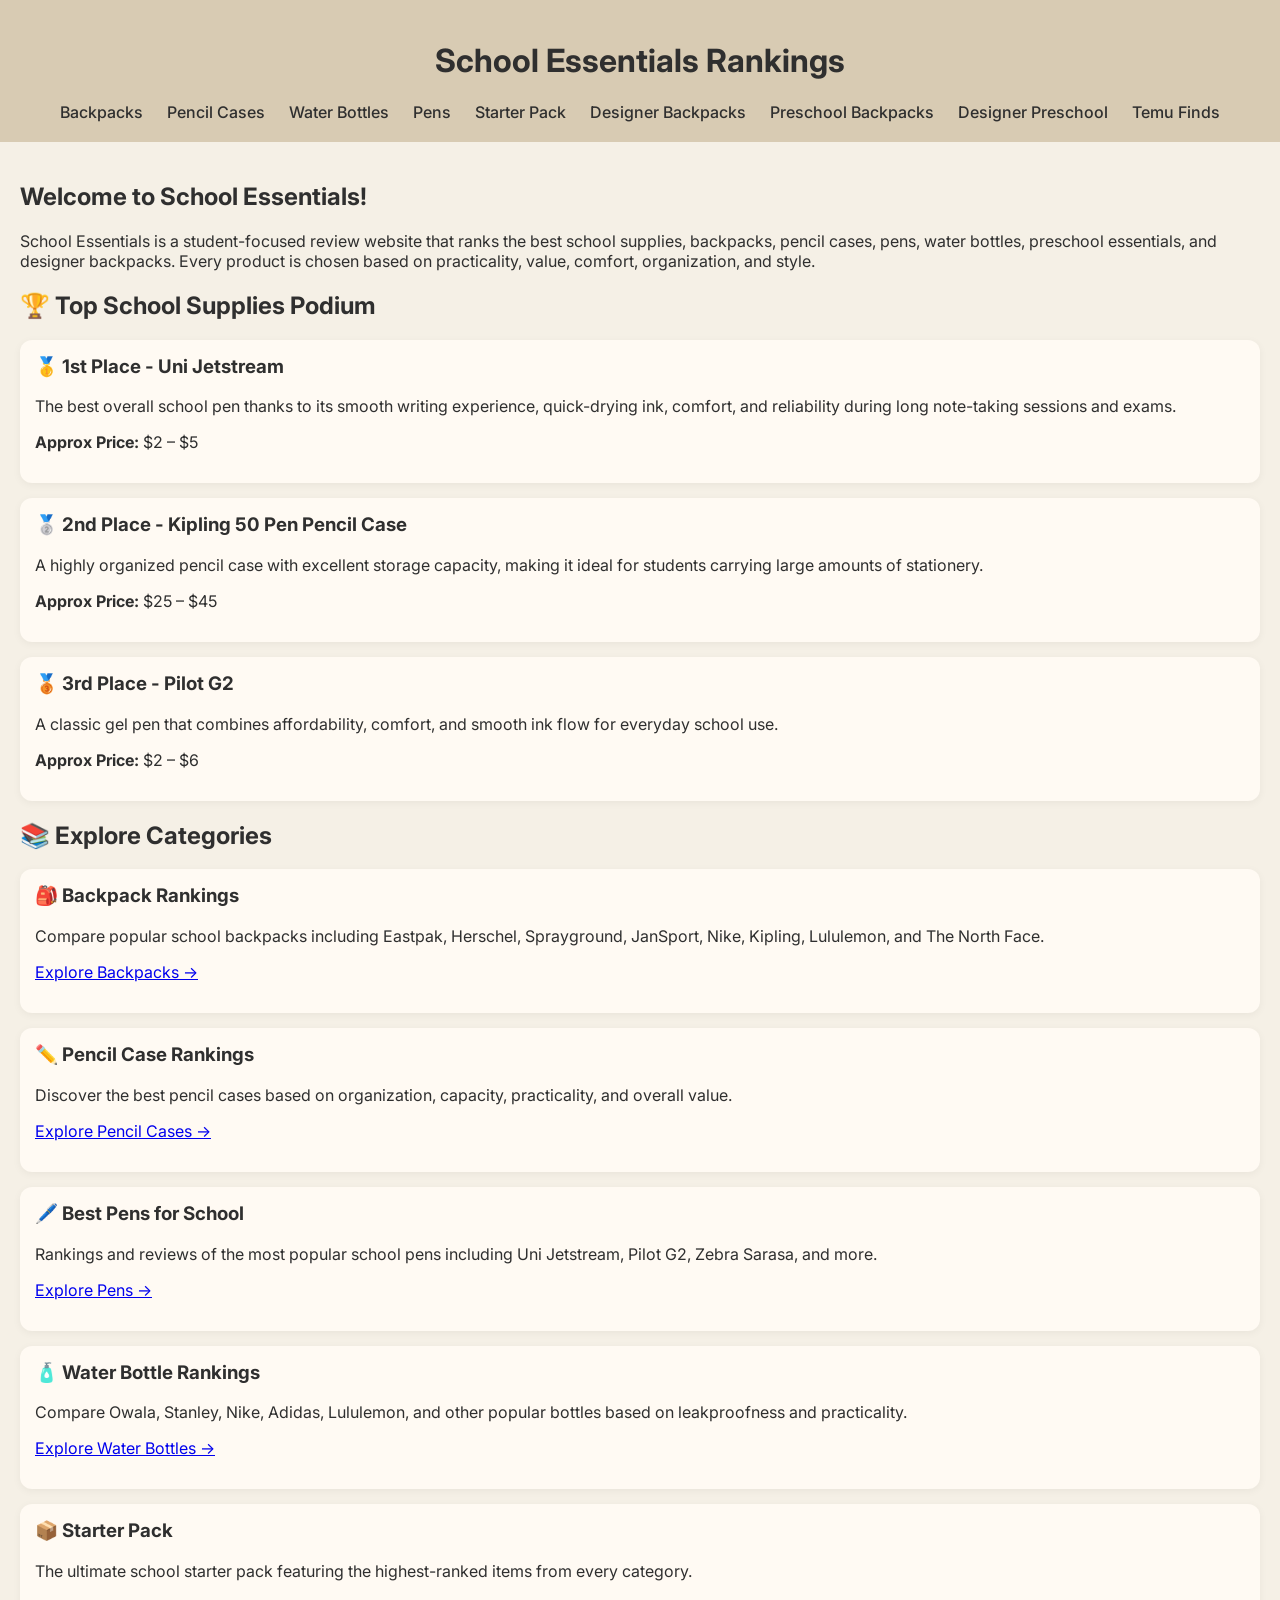
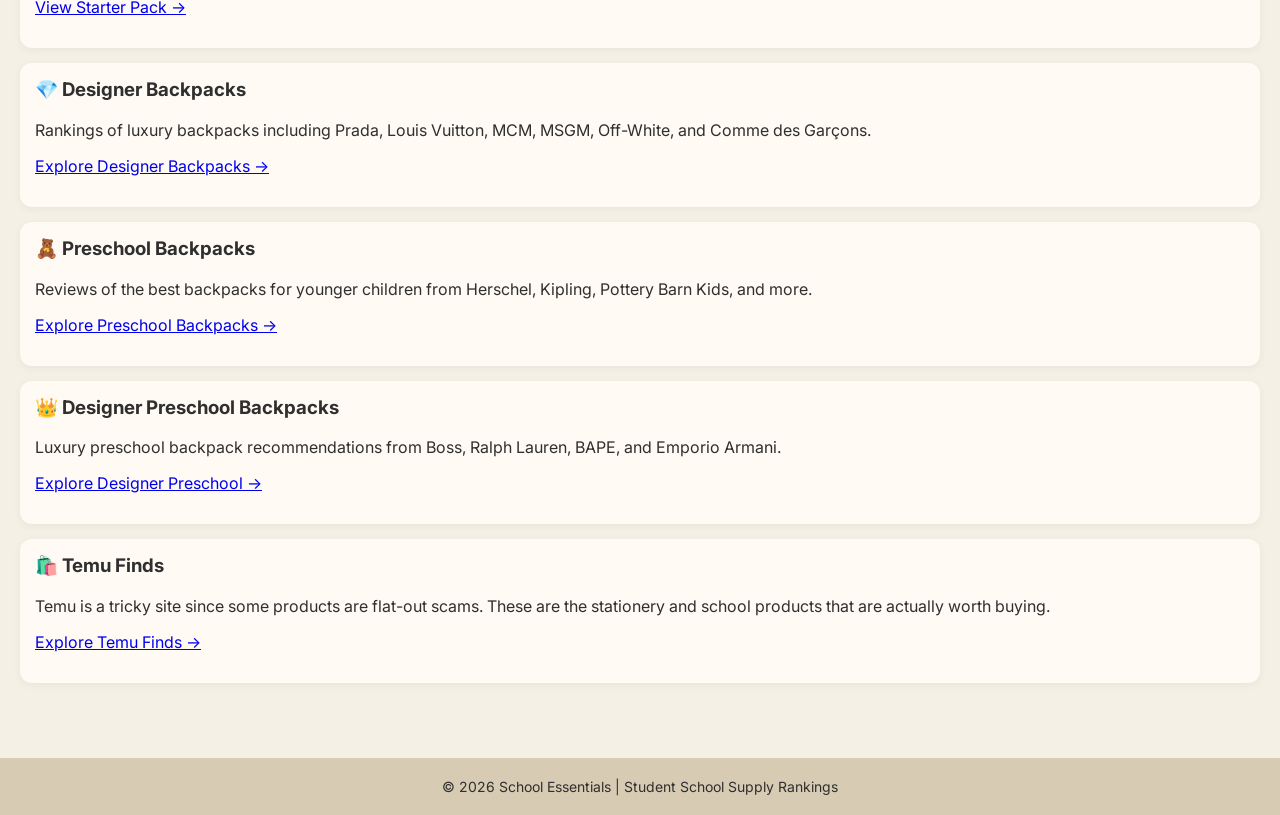
<file: index.html>
<!DOCTYPE html>
<html>
<head>
    <title>School Essentials Rankings</title>
    <link rel="stylesheet" href="style.css">
</head>

<body>

<header>
    <h1>School Essentials Rankings</h1>

    <nav>
        <a href="backpacks.html">Backpacks</a>
        <a href="pencil-cases.html">Pencil Cases</a>
        <a href="water-bottles.html">Water Bottles</a>
        <a href="pens.html">Pens</a>
        <a href="starter-pack.html">Starter Pack</a>
        <a href="designer-backpacks.html">Designer Backpacks</a>
        <a href="preschool-backpacks.html">Preschool Backpacks</a>
        <a href="designer-preschool.html">Designer Preschool</a>
        <a href="temu-finds.html">Temu Finds</a>
    </nav>
</header>

<div class="container">

    <h2>Welcome to School Essentials!</h2>

    <p>
        School Essentials is a student-focused review website that ranks the
        best school supplies, backpacks, pencil cases, pens, water bottles,
        preschool essentials, and designer backpacks. Every product is chosen
        based on practicality, value, comfort, organization, and style.
    </p>

    <h2>🏆 Top School Supplies Podium</h2>

    <div class="card">
        <h3>🥇 1st Place - Uni Jetstream</h3>
        <p>
            The best overall school pen thanks to its smooth writing experience,
            quick-drying ink, comfort, and reliability during long note-taking
            sessions and exams.
        </p>
        <p><strong>Approx Price:</strong> $2 – $5</p>
    </div>

    <div class="card">
        <h3>🥈 2nd Place - Kipling 50 Pen Pencil Case</h3>
        <p>
            A highly organized pencil case with excellent storage capacity,
            making it ideal for students carrying large amounts of stationery.
        </p>
        <p><strong>Approx Price:</strong> $25 – $45</p>
    </div>

    <div class="card">
        <h3>🥉 3rd Place - Pilot G2</h3>
        <p>
            A classic gel pen that combines affordability, comfort, and smooth
            ink flow for everyday school use.
        </p>
        <p><strong>Approx Price:</strong> $2 – $6</p>
    </div>

    <h2>📚 Explore Categories</h2>

    <div class="card">
        <h3>🎒 Backpack Rankings</h3>
        <p>
            Compare popular school backpacks including Eastpak, Herschel,
            Sprayground, JanSport, Nike, Kipling, Lululemon, and The North Face.
        </p>
        <p><a href="backpacks.html">Explore Backpacks →</a></p>
    </div>

    <div class="card">
        <h3>✏️ Pencil Case Rankings</h3>
        <p>
            Discover the best pencil cases based on organization, capacity,
            practicality, and overall value.
        </p>
        <p><a href="pencil-cases.html">Explore Pencil Cases →</a></p>
    </div>

    <div class="card">
        <h3>🖊️ Best Pens for School</h3>
        <p>
            Rankings and reviews of the most popular school pens including
            Uni Jetstream, Pilot G2, Zebra Sarasa, and more.
        </p>
        <p><a href="pens.html">Explore Pens →</a></p>
    </div>

    <div class="card">
        <h3>🧴 Water Bottle Rankings</h3>
        <p>
            Compare Owala, Stanley, Nike, Adidas, Lululemon, and other popular
            bottles based on leakproofness and practicality.
        </p>
        <p><a href="water-bottles.html">Explore Water Bottles →</a></p>
    </div>

    <div class="card">
        <h3>📦 Starter Pack</h3>
        <p>
            The ultimate school starter pack featuring the highest-ranked items
            from every category.
        </p>
        <p><a href="starter-pack.html">View Starter Pack →</a></p>
    </div>

    <div class="card">
        <h3>💎 Designer Backpacks</h3>
        <p>
            Rankings of luxury backpacks including Prada, Louis Vuitton,
            MCM, MSGM, Off-White, and Comme des Garçons.
        </p>
        <p><a href="designer-backpacks.html">Explore Designer Backpacks →</a></p>
    </div>

    <div class="card">
        <h3>🧸 Preschool Backpacks</h3>
        <p>
            Reviews of the best backpacks for younger children from Herschel,
            Kipling, Pottery Barn Kids, and more.
        </p>
        <p><a href="preschool-backpacks.html">Explore Preschool Backpacks →</a></p>
    </div>

    <div class="card">
        <h3>👑 Designer Preschool Backpacks</h3>
        <p>
            Luxury preschool backpack recommendations from Boss, Ralph Lauren,
            BAPE, and Emporio Armani.
        </p>
        <p><a href="designer-preschool.html">Explore Designer Preschool →</a></p>
    </div>

    <div class="card">
        <h3>🛍️ Temu Finds</h3>
        <p>
            Temu is a tricky site since some products are flat-out scams.
            These are the stationery and school products that are actually
            worth buying.
        </p>
        <p><a href="temu-finds.html">Explore Temu Finds →</a></p>
    </div>

</div>

<footer>
    © 2026 School Essentials | Student School Supply Rankings
</footer>

</body>
</html>
</file>
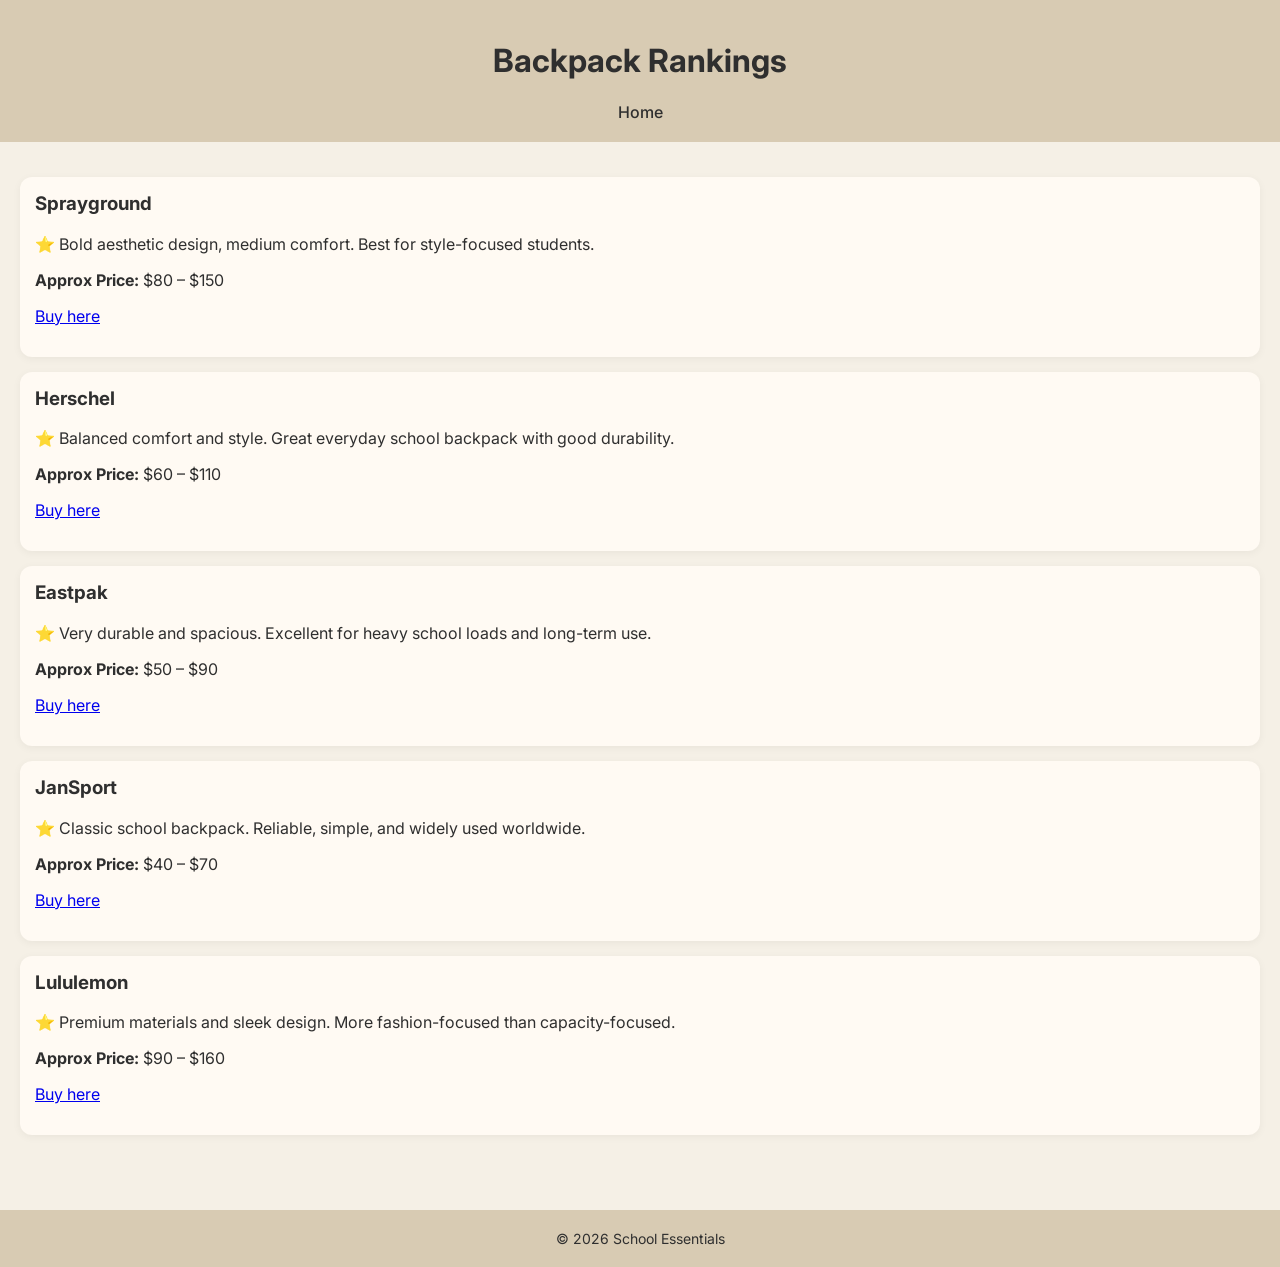
<file: backpacks.html>
<!DOCTYPE html>
<html>
<head>
  <title>Backpacks</title>
  <link rel="stylesheet" href="style.css">
</head>

<body>

<header>
  <h1>Backpack Rankings</h1>
  <nav>
    <a href="index.html">Home</a>
  </nav>
</header>

<div class="container">

  <div class="card">
    <h3>Sprayground</h3>
    <p>⭐ Bold aesthetic design, medium comfort. Best for style-focused students.</p>
    <p><strong>Approx Price:</strong> $80 – $150</p>
    <p><a href="https://www.amazon.com/s?k=sprayground+backpack" target="_blank">Buy here</a></p>
  </div>

  <div class="card">
    <h3>Herschel</h3>
    <p>⭐ Balanced comfort and style. Great everyday school backpack with good durability.</p>
    <p><strong>Approx Price:</strong> $60 – $110</p>
    <p><a href="https://www.amazon.com/s?k=herschel+backpack" target="_blank">Buy here</a></p>
  </div>

  <div class="card">
    <h3>Eastpak</h3>
    <p>⭐ Very durable and spacious. Excellent for heavy school loads and long-term use.</p>
    <p><strong>Approx Price:</strong> $50 – $90</p>
    <p><a href="https://www.amazon.com/s?k=eastpak+backpack" target="_blank">Buy here</a></p>
  </div>

  <div class="card">
    <h3>JanSport</h3>
    <p>⭐ Classic school backpack. Reliable, simple, and widely used worldwide.</p>
    <p><strong>Approx Price:</strong> $40 – $70</p>
    <p><a href="https://www.amazon.com/s?k=jansport+backpack" target="_blank">Buy here</a></p>
  </div>

  <div class="card">
    <h3>Lululemon</h3>
    <p>⭐ Premium materials and sleek design. More fashion-focused than capacity-focused.</p>
    <p><strong>Approx Price:</strong> $90 – $160</p>
    <p><a href="https://www.amazon.com/s?k=lululemon+backpack" target="_blank">Buy here</a></p>
  </div>

</div>

<footer>
  © 2026 School Essentials
</footer>

</body>
</html>
</file>
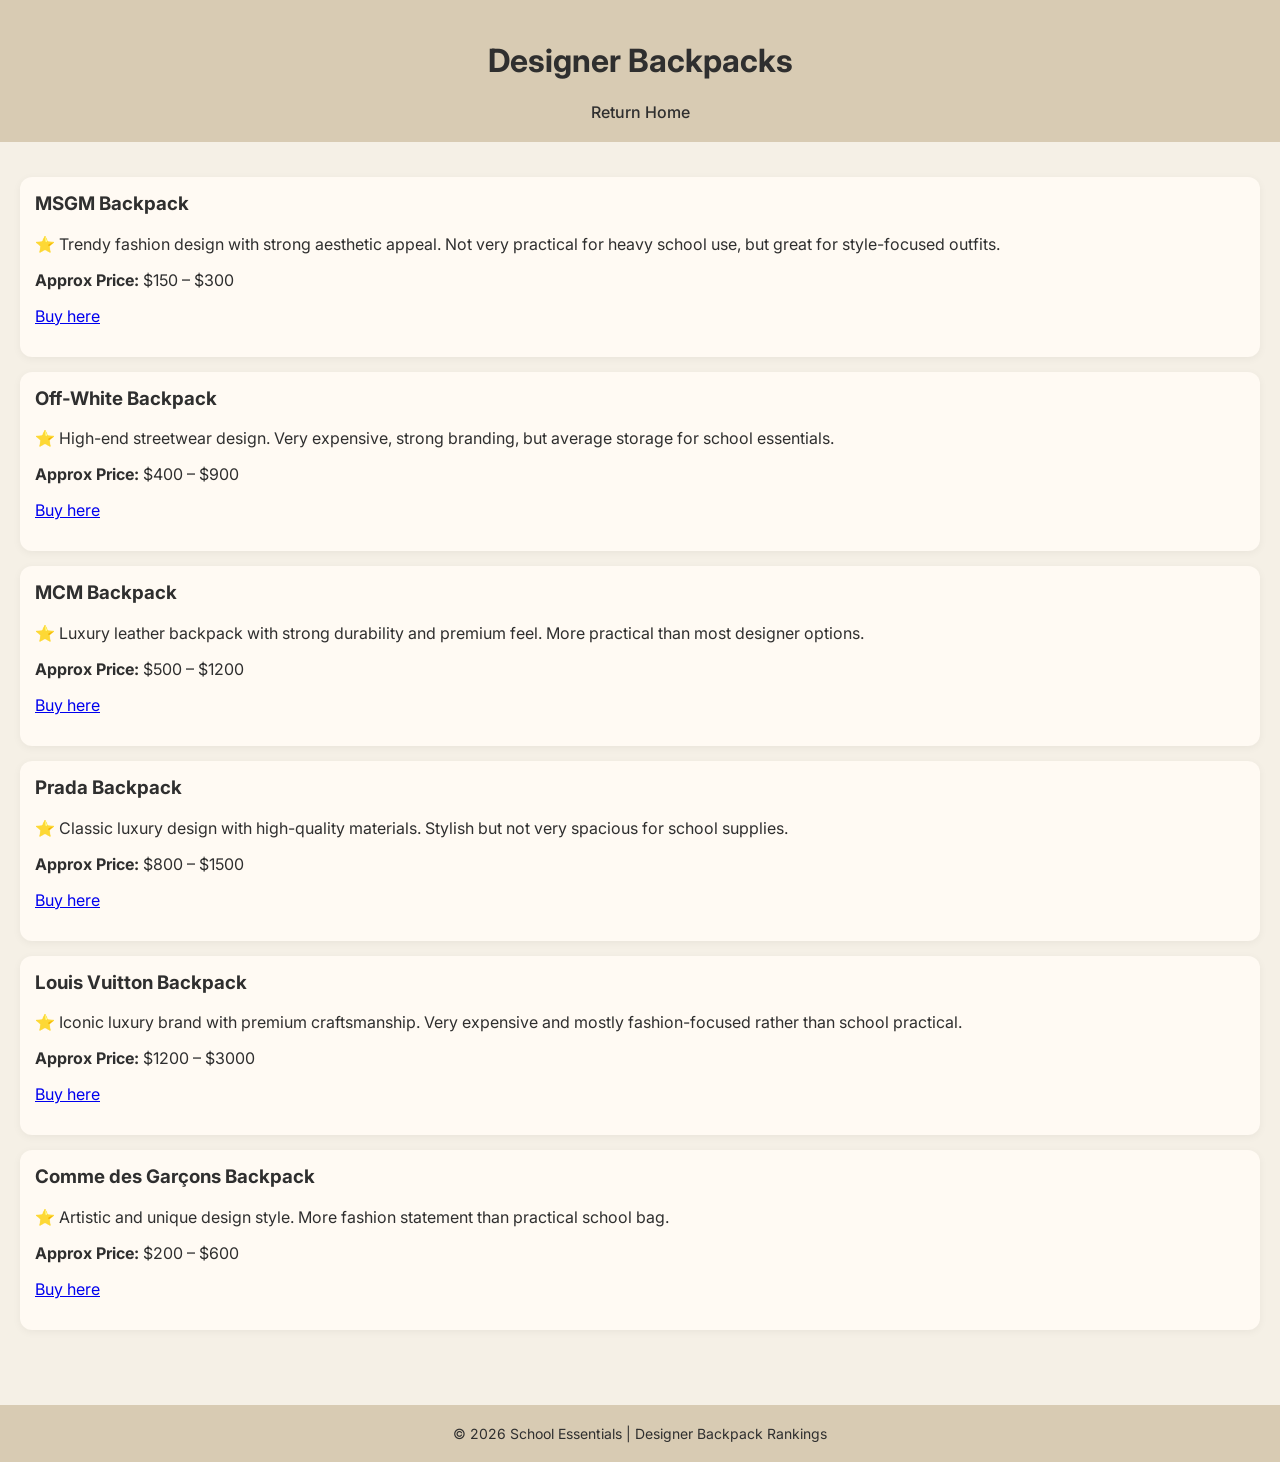
<file: designer-backpacks.html>
<!DOCTYPE html>
<html>
<head>
  <title>Designer Backpacks</title>
  <link rel="stylesheet" href="style.css">
</head>

<body>

<header>
  <h1>Designer Backpacks</h1>

  <nav>
    <a href="index.html">Return Home</a>
  </nav>
</header>

<div class="container">

  <div class="card">
    <h3>MSGM Backpack</h3>
    <p>⭐ Trendy fashion design with strong aesthetic appeal. Not very practical for heavy school use, but great for style-focused outfits.</p>
    <p><strong>Approx Price:</strong> $150 – $300</p>
    <p><a href="https://www.google.com/search?q=MSGM+backpack" target="_blank">Buy here</a></p>
  </div>

  <div class="card">
    <h3>Off-White Backpack</h3>
    <p>⭐ High-end streetwear design. Very expensive, strong branding, but average storage for school essentials.</p>
    <p><strong>Approx Price:</strong> $400 – $900</p>
    <p><a href="https://www.google.com/search?q=Off+White+backpack" target="_blank">Buy here</a></p>
  </div>

  <div class="card">
    <h3>MCM Backpack</h3>
    <p>⭐ Luxury leather backpack with strong durability and premium feel. More practical than most designer options.</p>
    <p><strong>Approx Price:</strong> $500 – $1200</p>
    <p><a href="https://www.google.com/search?q=MCM+backpack" target="_blank">Buy here</a></p>
  </div>

  <div class="card">
    <h3>Prada Backpack</h3>
    <p>⭐ Classic luxury design with high-quality materials. Stylish but not very spacious for school supplies.</p>
    <p><strong>Approx Price:</strong> $800 – $1500</p>
    <p><a href="https://www.google.com/search?q=Prada+backpack" target="_blank">Buy here</a></p>
  </div>

  <div class="card">
    <h3>Louis Vuitton Backpack</h3>
    <p>⭐ Iconic luxury brand with premium craftsmanship. Very expensive and mostly fashion-focused rather than school practical.</p>
    <p><strong>Approx Price:</strong> $1200 – $3000</p>
    <p><a href="https://www.google.com/search?q=Louis+Vuitton+backpack" target="_blank">Buy here</a></p>
  </div>

  <div class="card">
    <h3>Comme des Garçons Backpack</h3>
    <p>⭐ Artistic and unique design style. More fashion statement than practical school bag.</p>
    <p><strong>Approx Price:</strong> $200 – $600</p>
    <p><a href="https://www.google.com/search?q=Comme+des+Garcons+backpack" target="_blank">Buy here</a></p>
  </div>

</div>

<footer>
  © 2026 School Essentials | Designer Backpack Rankings
</footer>

</body>
</html>
</file>
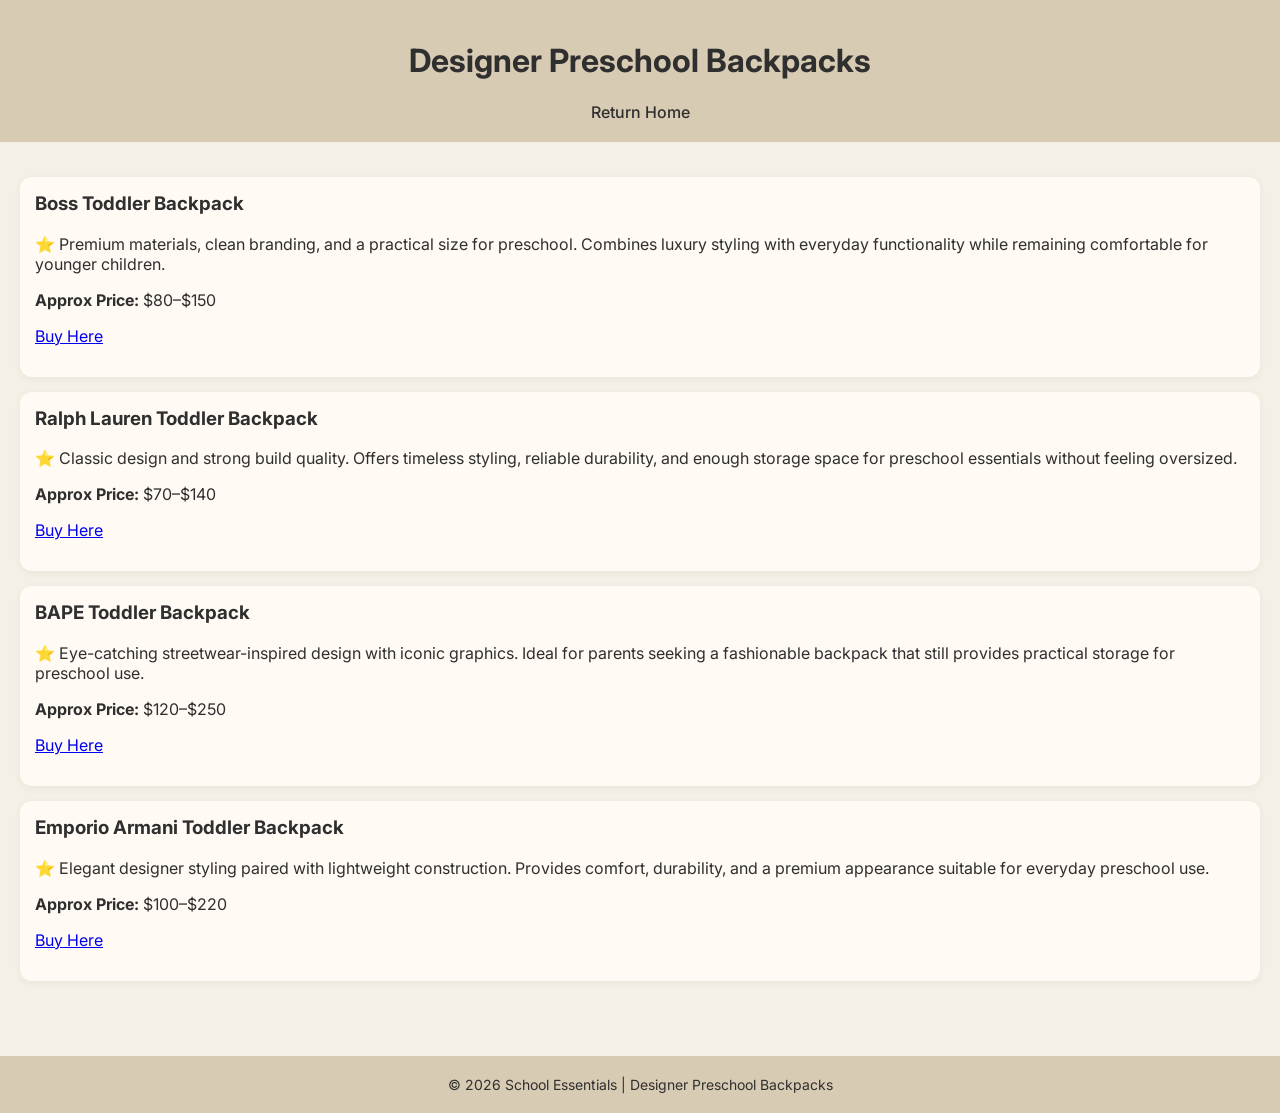
<file: designer-preschool.html>
<!DOCTYPE html>
<html>
<head>
    <title>Designer Preschool Backpacks</title>
    <link rel="stylesheet" href="style.css">
</head>

<body>

<header>
    <h1>Designer Preschool Backpacks</h1>

    <nav>
        <a href="index.html">Return Home</a>
    </nav>
</header>

<div class="container">

    <div class="card">
        <h3>Boss Toddler Backpack</h3>
        <p>
            ⭐ Premium materials, clean branding, and a practical size for preschool.
            Combines luxury styling with everyday functionality while remaining
            comfortable for younger children.
        </p>
        <p><strong>Approx Price:</strong> $80–$150</p>
        <p><a href="https://www.hugoboss.com" target="_blank">Buy Here</a></p>
    </div>

    <div class="card">
        <h3>Ralph Lauren Toddler Backpack</h3>
        <p>
            ⭐ Classic design and strong build quality. Offers timeless styling,
            reliable durability, and enough storage space for preschool essentials
            without feeling oversized.
        </p>
        <p><strong>Approx Price:</strong> $70–$140</p>
        <p><a href="https://www.ralphlauren.com" target="_blank">Buy Here</a></p>
    </div>

    <div class="card">
        <h3>BAPE Toddler Backpack</h3>
        <p>
            ⭐ Eye-catching streetwear-inspired design with iconic graphics.
            Ideal for parents seeking a fashionable backpack that still provides
            practical storage for preschool use.
        </p>
        <p><strong>Approx Price:</strong> $120–$250</p>
        <p><a href="https://us.bape.com" target="_blank">Buy Here</a></p>
    </div>

    <div class="card">
        <h3>Emporio Armani Toddler Backpack</h3>
        <p>
            ⭐ Elegant designer styling paired with lightweight construction.
            Provides comfort, durability, and a premium appearance suitable
            for everyday preschool use.
        </p>
        <p><strong>Approx Price:</strong> $100–$220</p>
        <p><a href="https://www.armani.com" target="_blank">Buy Here</a></p>
    </div>

</div>

<footer>
    © 2026 School Essentials | Designer Preschool Backpacks
</footer>

</body>
</html>
</file>
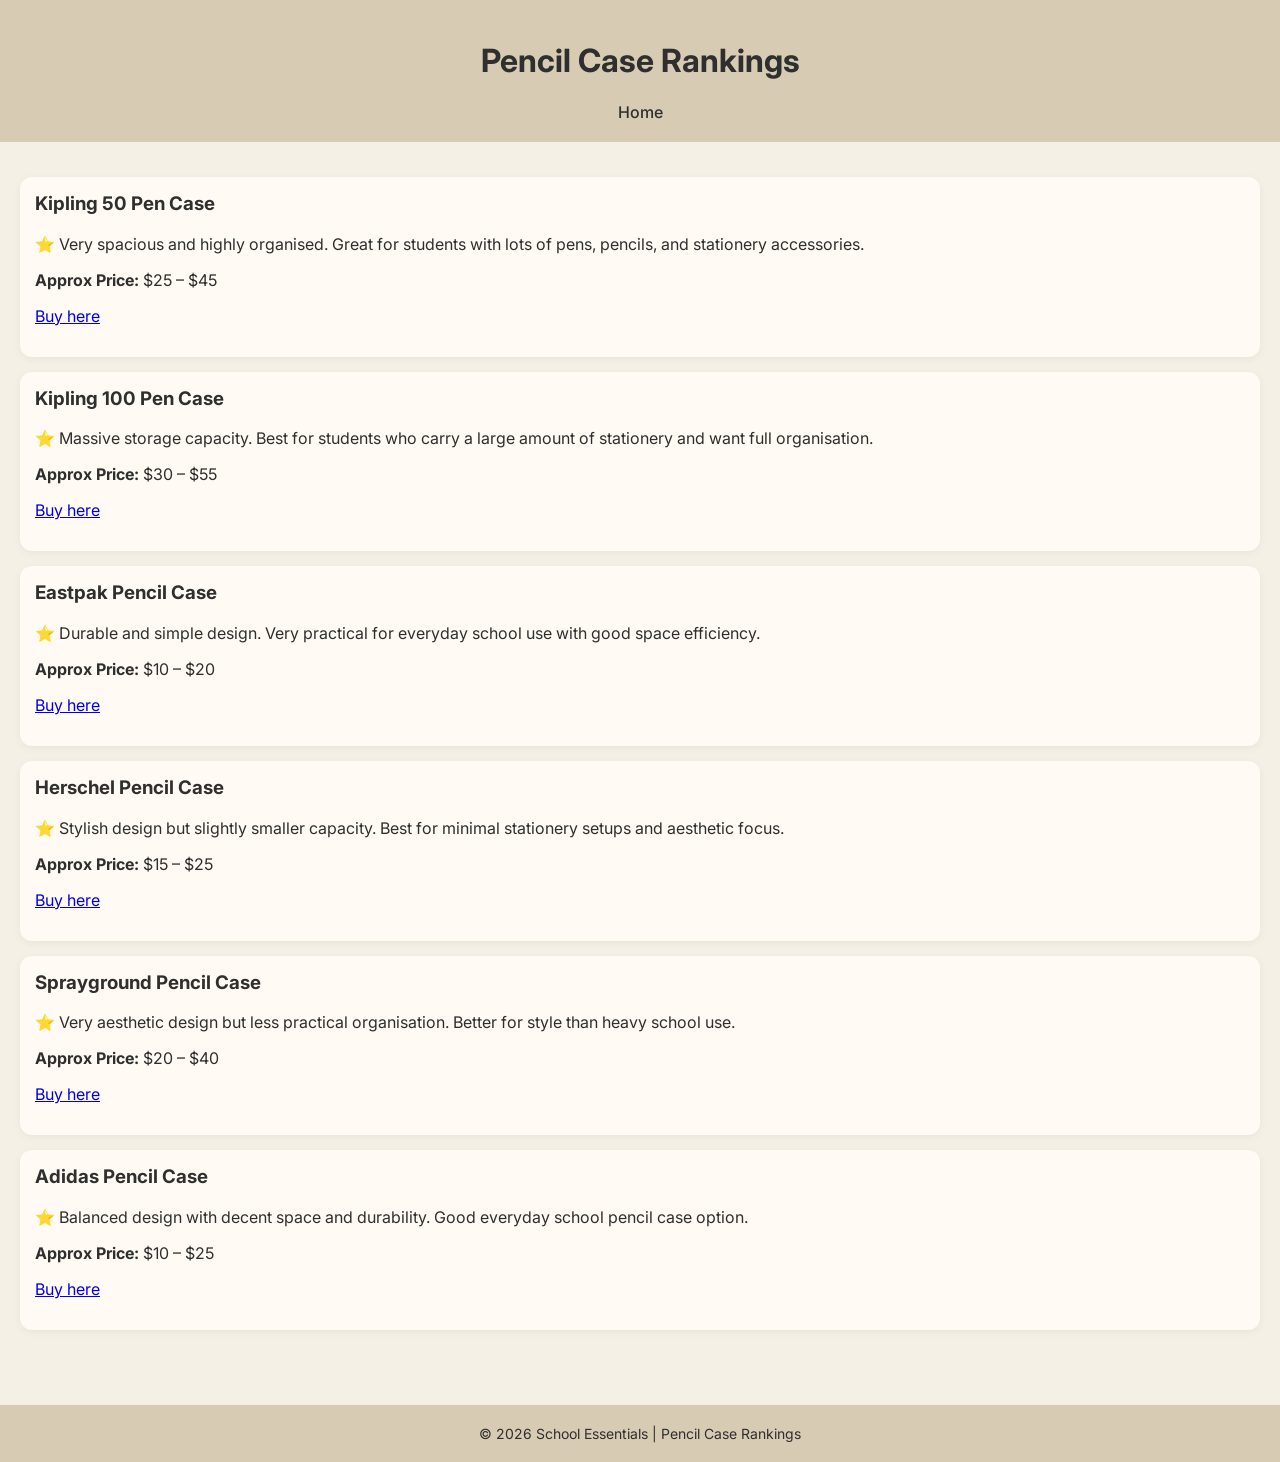
<file: pencil-cases.html>
<!DOCTYPE html>
<html>
<head>
  <title>Pencil Cases</title>
  <link rel="stylesheet" href="style.css">
</head>

<body>

<header>
  <h1>Pencil Case Rankings</h1>
  <nav>
    <a href="index.html">Home</a>
  </nav>
</header>

<div class="container">

  <div class="card">
    <h3>Kipling 50 Pen Case</h3>
    <p>⭐ Very spacious and highly organised. Great for students with lots of pens, pencils, and stationery accessories.</p>
    <p><strong>Approx Price:</strong> $25 – $45</p>
    <p><a href="https://www.amazon.com/s?k=kipling+50+pen+case" target="_blank">Buy here</a></p>
  </div>

  <div class="card">
    <h3>Kipling 100 Pen Case</h3>
    <p>⭐ Massive storage capacity. Best for students who carry a large amount of stationery and want full organisation.</p>
    <p><strong>Approx Price:</strong> $30 – $55</p>
    <p><a href="https://www.amazon.com/s?k=kipling+100+pen+case" target="_blank">Buy here</a></p>
  </div>

  <div class="card">
    <h3>Eastpak Pencil Case</h3>
    <p>⭐ Durable and simple design. Very practical for everyday school use with good space efficiency.</p>
    <p><strong>Approx Price:</strong> $10 – $20</p>
    <p><a href="https://www.amazon.com/s?k=eastpak+pencil+case" target="_blank">Buy here</a></p>
  </div>

  <div class="card">
    <h3>Herschel Pencil Case</h3>
    <p>⭐ Stylish design but slightly smaller capacity. Best for minimal stationery setups and aesthetic focus.</p>
    <p><strong>Approx Price:</strong> $15 – $25</p>
    <p><a href="https://www.amazon.com/s?k=herschel+pencil+case" target="_blank">Buy here</a></p>
  </div>

  <div class="card">
    <h3>Sprayground Pencil Case</h3>
    <p>⭐ Very aesthetic design but less practical organisation. Better for style than heavy school use.</p>
    <p><strong>Approx Price:</strong> $20 – $40</p>
    <p><a href="https://www.amazon.com/s?k=sprayground+pencil+case" target="_blank">Buy here</a></p>
  </div>

  <div class="card">
    <h3>Adidas Pencil Case</h3>
    <p>⭐ Balanced design with decent space and durability. Good everyday school pencil case option.</p>
    <p><strong>Approx Price:</strong> $10 – $25</p>
    <p><a href="https://www.amazon.com/s?k=adidas+pencil+case" target="_blank">Buy here</a></p>
  </div>

</div>

<footer>
  © 2026 School Essentials | Pencil Case Rankings
</footer>

</body>
</html>
</file>
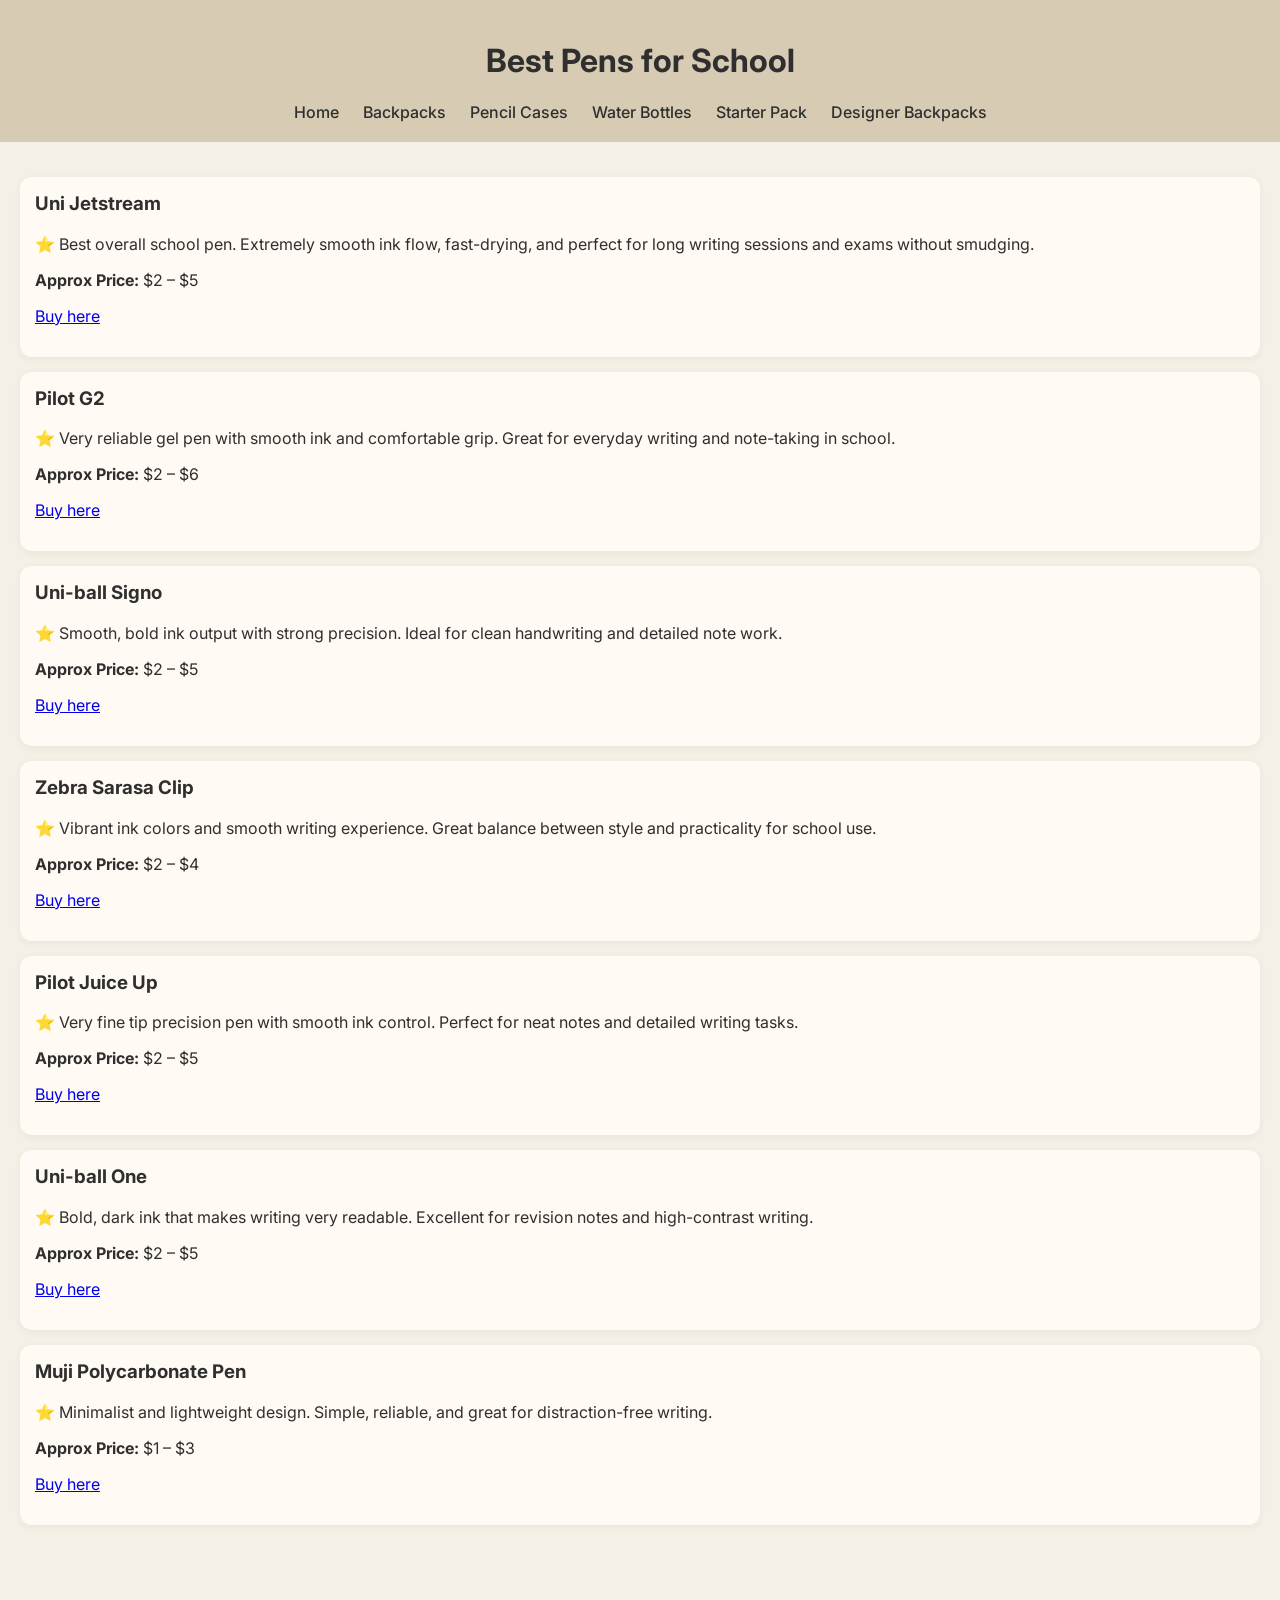
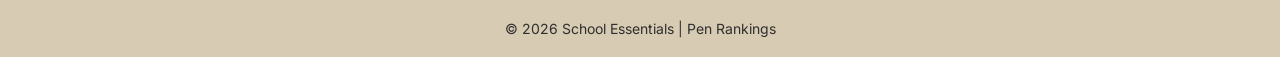
<file: pens.html>
<!DOCTYPE html>
<html>
<head>
  <title>Best Pens for School</title>
  <link rel="stylesheet" href="style.css">
</head>

<body>

<header>
  <h1>Best Pens for School</h1>
  <nav>
    <a href="index.html">Home</a>
    <a href="backpacks.html">Backpacks</a>
    <a href="pencil-cases.html">Pencil Cases</a>
    <a href="water-bottles.html">Water Bottles</a>
    <a href="starter-pack.html">Starter Pack</a>
    <a href="designer-backpacks.html">Designer Backpacks</a>
  </nav>
</header>

<div class="container">

  <div class="card">
    <h3>Uni Jetstream</h3>
    <p>⭐ Best overall school pen. Extremely smooth ink flow, fast-drying, and perfect for long writing sessions and exams without smudging.</p>
    <p><strong>Approx Price:</strong> $2 – $5</p>
    <p><a href="https://www.amazon.com/s?k=uni+jetstream+pen" target="_blank">Buy here</a></p>
  </div>

  <div class="card">
    <h3>Pilot G2</h3>
    <p>⭐ Very reliable gel pen with smooth ink and comfortable grip. Great for everyday writing and note-taking in school.</p>
    <p><strong>Approx Price:</strong> $2 – $6</p>
    <p><a href="https://www.amazon.com/s?k=pilot+g2+pen" target="_blank">Buy here</a></p>
  </div>

  <div class="card">
    <h3>Uni-ball Signo</h3>
    <p>⭐ Smooth, bold ink output with strong precision. Ideal for clean handwriting and detailed note work.</p>
    <p><strong>Approx Price:</strong> $2 – $5</p>
    <p><a href="https://www.amazon.com/s?k=uniball+signo" target="_blank">Buy here</a></p>
  </div>

  <div class="card">
    <h3>Zebra Sarasa Clip</h3>
    <p>⭐ Vibrant ink colors and smooth writing experience. Great balance between style and practicality for school use.</p>
    <p><strong>Approx Price:</strong> $2 – $4</p>
    <p><a href="https://www.amazon.com/s?k=zebra+sarasa+clip" target="_blank">Buy here</a></p>
  </div>

  <div class="card">
    <h3>Pilot Juice Up</h3>
    <p>⭐ Very fine tip precision pen with smooth ink control. Perfect for neat notes and detailed writing tasks.</p>
    <p><strong>Approx Price:</strong> $2 – $5</p>
    <p><a href="https://www.amazon.com/s?k=pilot+juice+up" target="_blank">Buy here</a></p>
  </div>

  <div class="card">
    <h3>Uni-ball One</h3>
    <p>⭐ Bold, dark ink that makes writing very readable. Excellent for revision notes and high-contrast writing.</p>
    <p><strong>Approx Price:</strong> $2 – $5</p>
    <p><a href="https://www.amazon.com/s?k=uniball+one+pen" target="_blank">Buy here</a></p>
  </div>

  <div class="card">
    <h3>Muji Polycarbonate Pen</h3>
    <p>⭐ Minimalist and lightweight design. Simple, reliable, and great for distraction-free writing.</p>
    <p><strong>Approx Price:</strong> $1 – $3</p>
    <p><a href="https://www.amazon.com/s?k=muji+polycarbonate+pen" target="_blank">Buy here</a></p>
  </div>

</div>

<footer>
  © 2026 School Essentials | Pen Rankings
</footer>

</body>
</html>
</file>
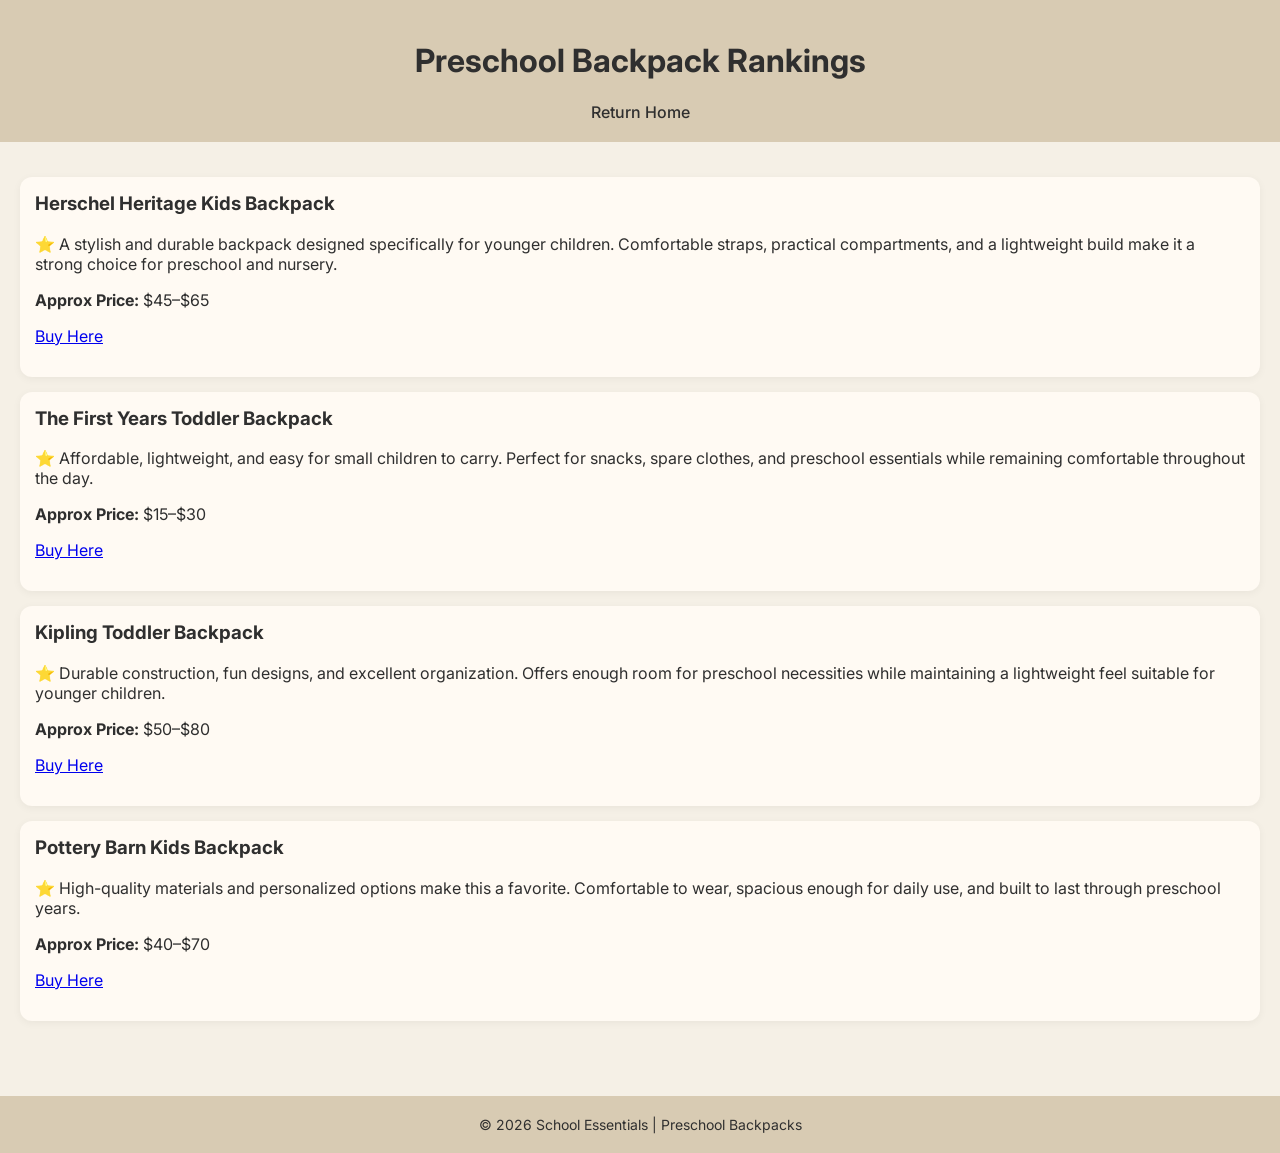
<file: preschool-backpacks.html>
<!DOCTYPE html>
<html>
<head>
    <title>Preschool Backpacks</title>
    <link rel="stylesheet" href="style.css">
</head>

<body>

<header>
    <h1>Preschool Backpack Rankings</h1>

    <nav>
        <a href="index.html">Return Home</a>
    </nav>
</header>

<div class="container">

    <div class="card">
        <h3>Herschel Heritage Kids Backpack</h3>
        <p>
            ⭐ A stylish and durable backpack designed specifically for younger children.
            Comfortable straps, practical compartments, and a lightweight build make it
            a strong choice for preschool and nursery.
        </p>
        <p><strong>Approx Price:</strong> $45–$65</p>
        <p><a href="https://herschel.com" target="_blank">Buy Here</a></p>
    </div>

    <div class="card">
        <h3>The First Years Toddler Backpack</h3>
        <p>
            ⭐ Affordable, lightweight, and easy for small children to carry.
            Perfect for snacks, spare clothes, and preschool essentials while
            remaining comfortable throughout the day.
        </p>
        <p><strong>Approx Price:</strong> $15–$30</p>
        <p><a href="https://www.amazon.com" target="_blank">Buy Here</a></p>
    </div>

    <div class="card">
        <h3>Kipling Toddler Backpack</h3>
        <p>
            ⭐ Durable construction, fun designs, and excellent organization.
            Offers enough room for preschool necessities while maintaining a
            lightweight feel suitable for younger children.
        </p>
        <p><strong>Approx Price:</strong> $50–$80</p>
        <p><a href="https://www.kipling-usa.com" target="_blank">Buy Here</a></p>
    </div>

    <div class="card">
        <h3>Pottery Barn Kids Backpack</h3>
        <p>
            ⭐ High-quality materials and personalized options make this a favorite.
            Comfortable to wear, spacious enough for daily use, and built to last
            through preschool years.
        </p>
        <p><strong>Approx Price:</strong> $40–$70</p>
        <p><a href="https://www.potterybarnkids.com" target="_blank">Buy Here</a></p>
    </div>

</div>

<footer>
    © 2026 School Essentials | Preschool Backpacks
</footer>

</body>
</html>
</file>
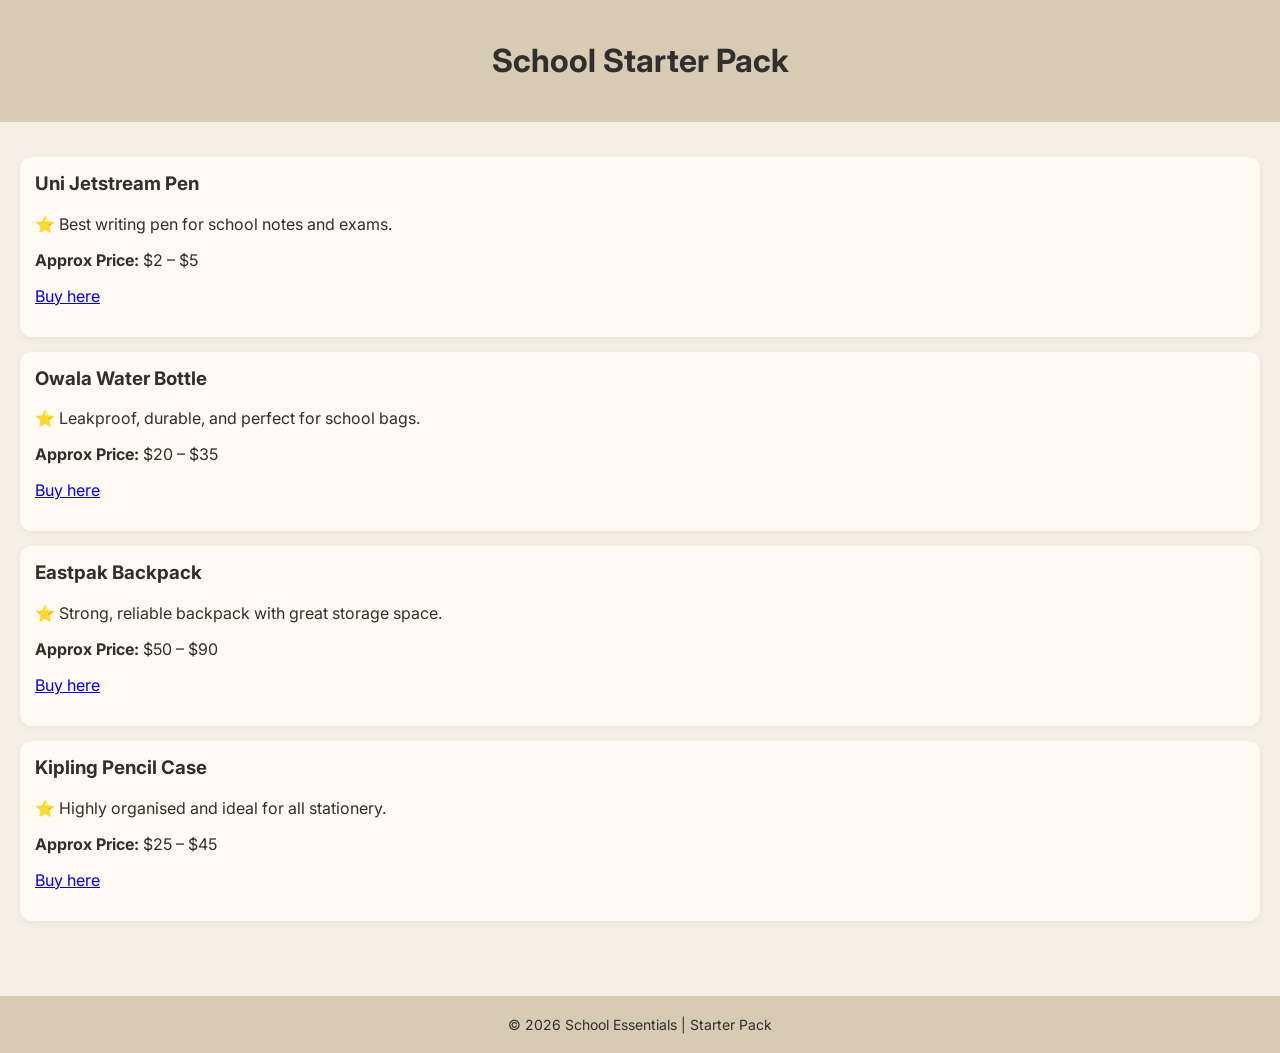
<file: starter-pack.html>
<!DOCTYPE html>
<html>
<head>
  <title>Starter Pack</title>
  <link rel="stylesheet" href="style.css">
</head>

<body>

<header>
  <h1>School Starter Pack</h1>
</header>

<div class="container">

  <div class="card">
    <h3>Uni Jetstream Pen</h3>
    <p>⭐ Best writing pen for school notes and exams.</p>
    <p><strong>Approx Price:</strong> $2 – $5</p>
    <p><a href="https://www.amazon.com/s?k=uni+jetstream" target="_blank">Buy here</a></p>
  </div>

  <div class="card">
    <h3>Owala Water Bottle</h3>
    <p>⭐ Leakproof, durable, and perfect for school bags.</p>
    <p><strong>Approx Price:</strong> $20 – $35</p>
    <p><a href="https://www.amazon.com/s?k=owala+water+bottle" target="_blank">Buy here</a></p>
  </div>

  <div class="card">
    <h3>Eastpak Backpack</h3>
    <p>⭐ Strong, reliable backpack with great storage space.</p>
    <p><strong>Approx Price:</strong> $50 – $90</p>
    <p><a href="https://www.amazon.com/s?k=eastpak+backpack" target="_blank">Buy here</a></p>
  </div>

  <div class="card">
    <h3>Kipling Pencil Case</h3>
    <p>⭐ Highly organised and ideal for all stationery.</p>
    <p><strong>Approx Price:</strong> $25 – $45</p>
    <p><a href="https://www.amazon.com/s?k=kipling+pencil+case" target="_blank">Buy here</a></p>
  </div>

</div>

<footer>
  © 2026 School Essentials | Starter Pack
</footer>

</body>
</html>
</file>
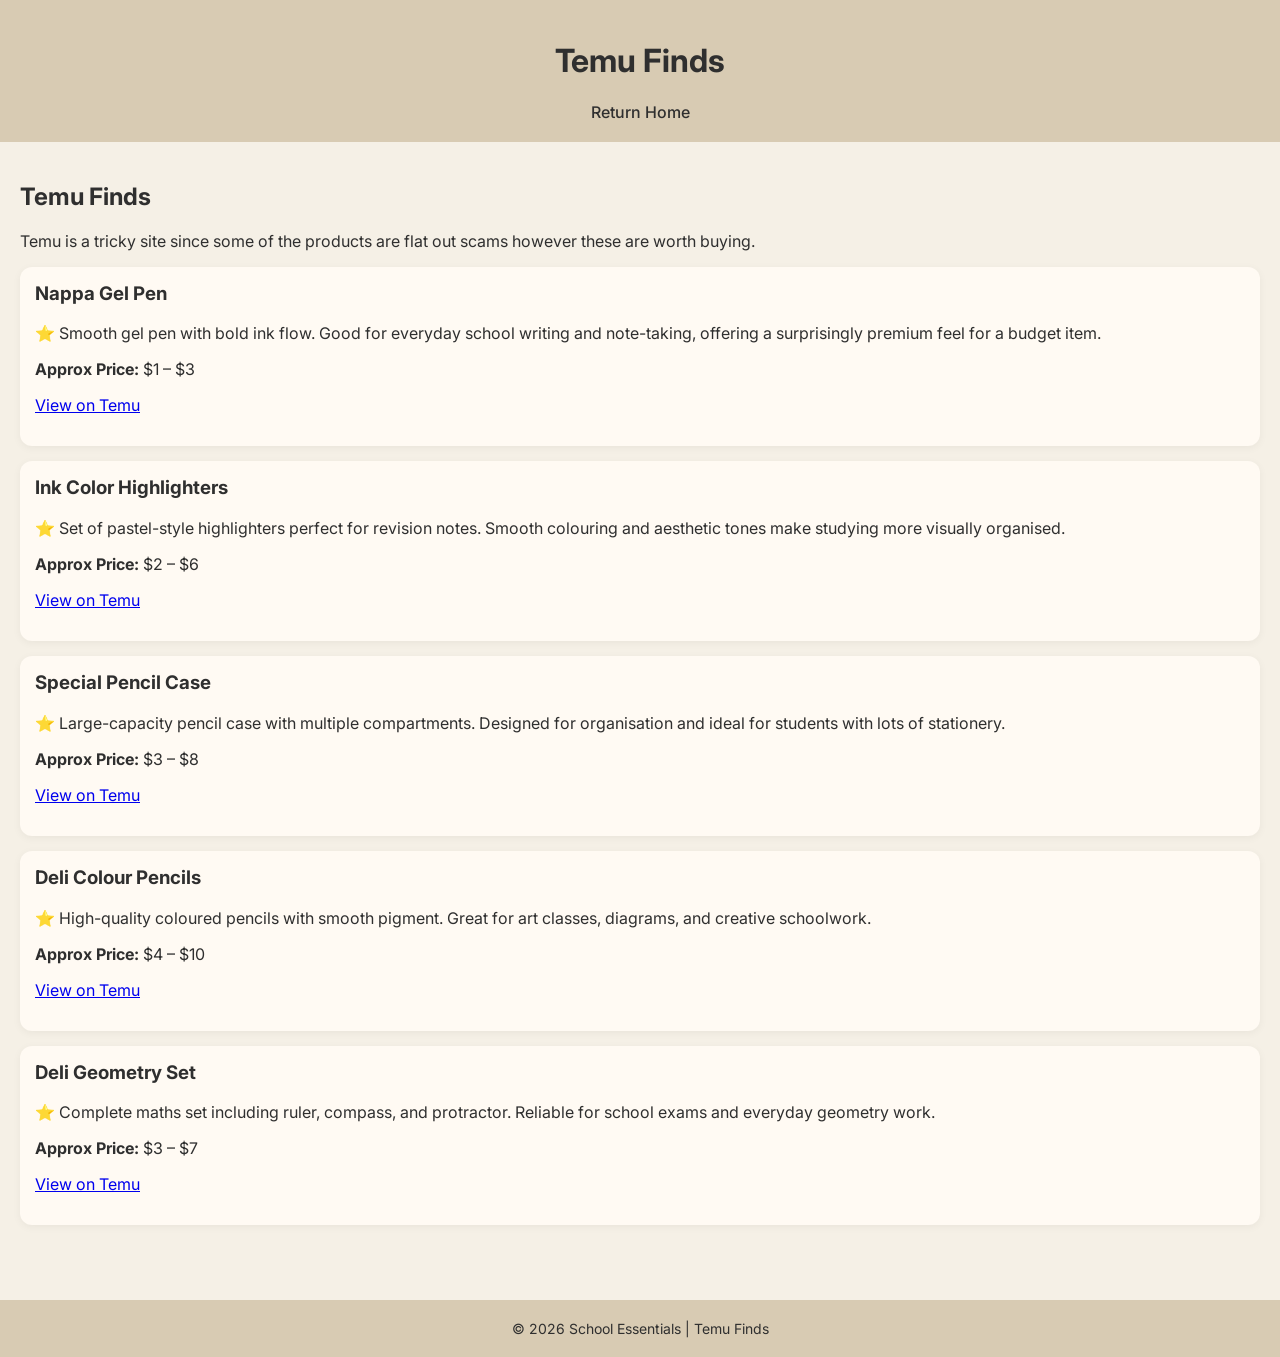
<file: temu-finds.html>
<!DOCTYPE html>
<html>
<head>
  <title>Temu Finds</title>
  <link rel="stylesheet" href="style.css">
</head>

<body>

<header>
  <h1>Temu Finds</h1>

  <nav>
    <a href="index.html">Return Home</a>
  </nav>
</header>

<div class="container">

  <h2>Temu Finds</h2>

  <p>
    Temu is a tricky site since some of the products are flat out scams however these are worth buying.
  </p>

  <div class="card">
    <h3>Nappa Gel Pen</h3>
    <p>⭐ Smooth gel pen with bold ink flow. Good for everyday school writing and note-taking, offering a surprisingly premium feel for a budget item.</p>
    <p><strong>Approx Price:</strong> $1 – $3</p>
    <p><a href="https://www.temu.com" target="_blank">View on Temu</a></p>
  </div>

  <div class="card">
    <h3>Ink Color Highlighters</h3>
    <p>⭐ Set of pastel-style highlighters perfect for revision notes. Smooth colouring and aesthetic tones make studying more visually organised.</p>
    <p><strong>Approx Price:</strong> $2 – $6</p>
    <p><a href="https://www.temu.com" target="_blank">View on Temu</a></p>
  </div>

  <div class="card">
    <h3>Special Pencil Case</h3>
    <p>⭐ Large-capacity pencil case with multiple compartments. Designed for organisation and ideal for students with lots of stationery.</p>
    <p><strong>Approx Price:</strong> $3 – $8</p>
    <p><a href="https://www.temu.com" target="_blank">View on Temu</a></p>
  </div>

  <div class="card">
    <h3>Deli Colour Pencils</h3>
    <p>⭐ High-quality coloured pencils with smooth pigment. Great for art classes, diagrams, and creative schoolwork.</p>
    <p><strong>Approx Price:</strong> $4 – $10</p>
    <p><a href="https://www.temu.com" target="_blank">View on Temu</a></p>
  </div>

  <div class="card">
    <h3>Deli Geometry Set</h3>
    <p>⭐ Complete maths set including ruler, compass, and protractor. Reliable for school exams and everyday geometry work.</p>
    <p><strong>Approx Price:</strong> $3 – $7</p>
    <p><a href="https://www.temu.com" target="_blank">View on Temu</a></p>
  </div>

</div>

<footer>
  © 2026 School Essentials | Temu Finds
</footer>

</body>
</html>
</file>
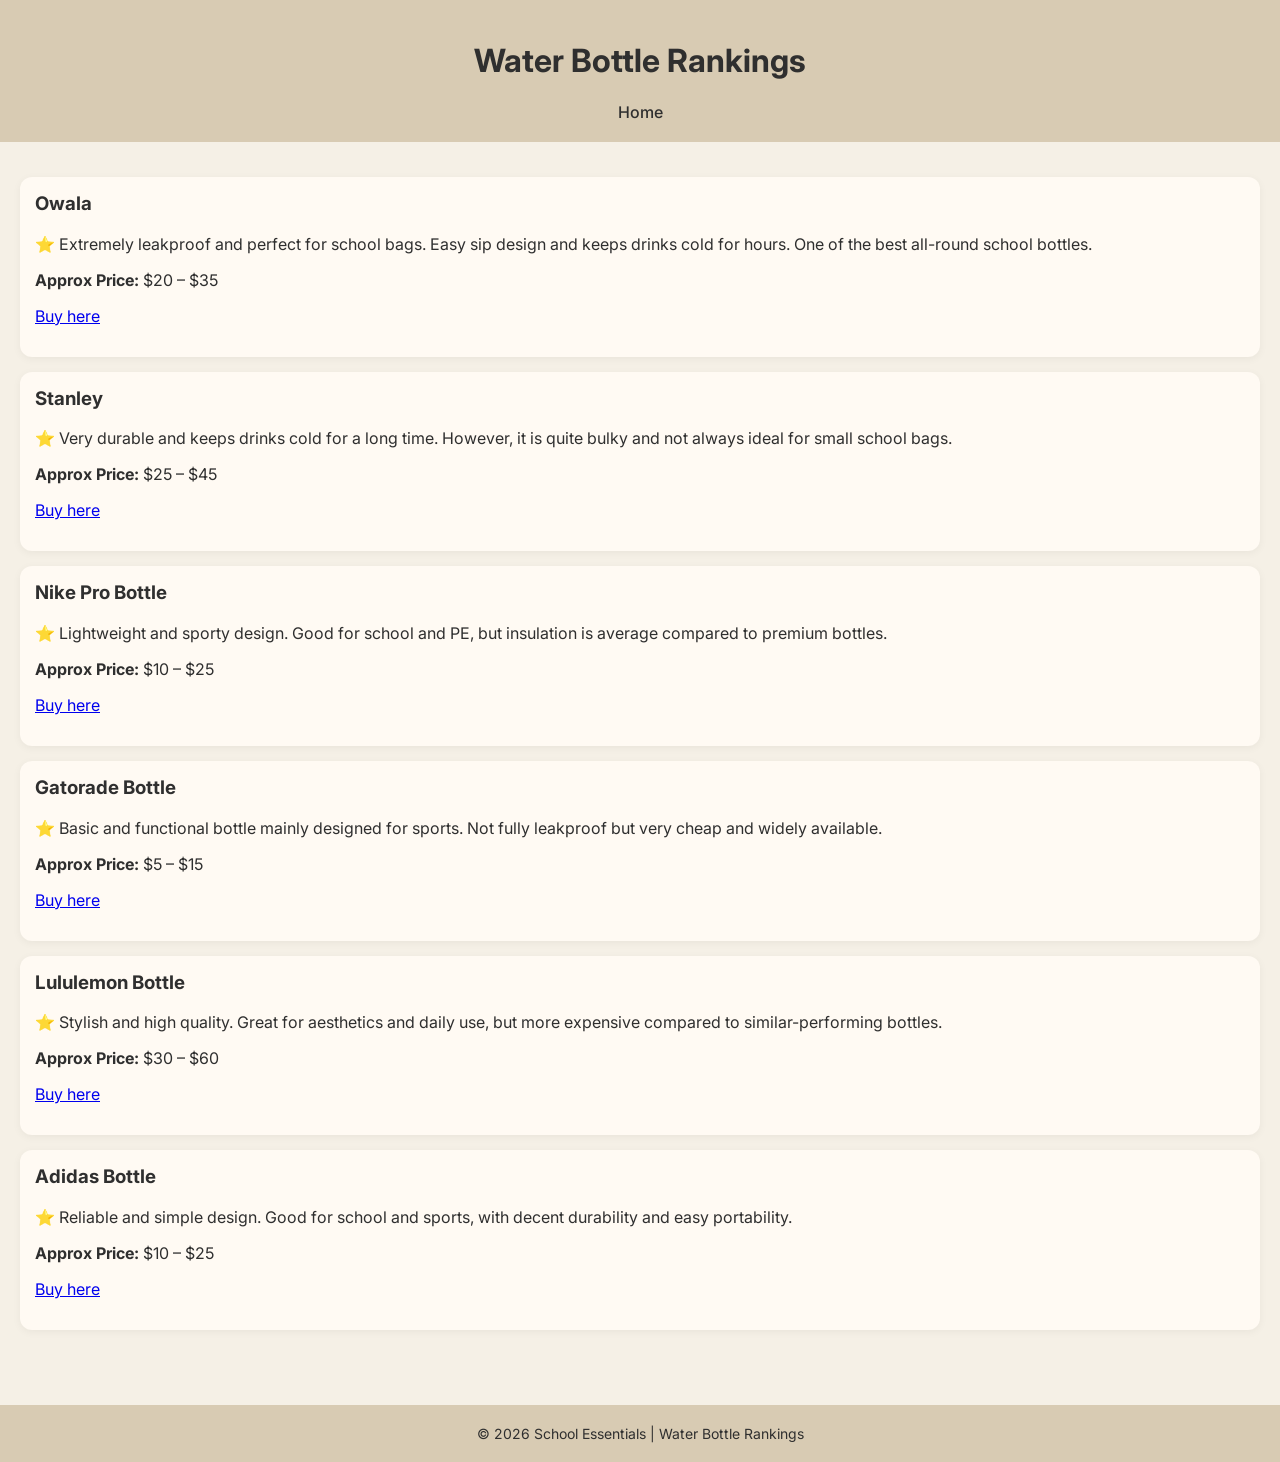
<file: water-bottles.html>
<!DOCTYPE html>
<html>
<head>
  <title>Water Bottles</title>
  <link rel="stylesheet" href="style.css">
</head>

<body>

<header>
  <h1>Water Bottle Rankings</h1>
  <nav>
    <a href="index.html">Home</a>
  </nav>
</header>

<div class="container">

  <div class="card">
    <h3>Owala</h3>
    <p>⭐ Extremely leakproof and perfect for school bags. Easy sip design and keeps drinks cold for hours. One of the best all-round school bottles.</p>
    <p><strong>Approx Price:</strong> $20 – $35</p>
    <p><a href="https://www.amazon.com/s?k=owala+water+bottle" target="_blank">Buy here</a></p>
  </div>

  <div class="card">
    <h3>Stanley</h3>
    <p>⭐ Very durable and keeps drinks cold for a long time. However, it is quite bulky and not always ideal for small school bags.</p>
    <p><strong>Approx Price:</strong> $25 – $45</p>
    <p><a href="https://www.amazon.com/s?k=stanley+water+bottle" target="_blank">Buy here</a></p>
  </div>

  <div class="card">
    <h3>Nike Pro Bottle</h3>
    <p>⭐ Lightweight and sporty design. Good for school and PE, but insulation is average compared to premium bottles.</p>
    <p><strong>Approx Price:</strong> $10 – $25</p>
    <p><a href="https://www.amazon.com/s?k=nike+water+bottle" target="_blank">Buy here</a></p>
  </div>

  <div class="card">
    <h3>Gatorade Bottle</h3>
    <p>⭐ Basic and functional bottle mainly designed for sports. Not fully leakproof but very cheap and widely available.</p>
    <p><strong>Approx Price:</strong> $5 – $15</p>
    <p><a href="https://www.amazon.com/s?k=gatorade+bottle" target="_blank">Buy here</a></p>
  </div>

  <div class="card">
    <h3>Lululemon Bottle</h3>
    <p>⭐ Stylish and high quality. Great for aesthetics and daily use, but more expensive compared to similar-performing bottles.</p>
    <p><strong>Approx Price:</strong> $30 – $60</p>
    <p><a href="https://www.amazon.com/s?k=lululemon+water+bottle" target="_blank">Buy here</a></p>
  </div>

  <div class="card">
    <h3>Adidas Bottle</h3>
    <p>⭐ Reliable and simple design. Good for school and sports, with decent durability and easy portability.</p>
    <p><strong>Approx Price:</strong> $10 – $25</p>
    <p><a href="https://www.amazon.com/s?k=adidas+water+bottle" target="_blank">Buy here</a></p>
  </div>

</div>

<footer>
  © 2026 School Essentials | Water Bottle Rankings
</footer>

</body>
</html>
</file>
<file: style.css>
@import url('https://fonts.googleapis.com/css2?family=Inter:wght@300;400;600;700&display=swap');

body {
  margin: 0;
  font-family: 'Inter', sans-serif;
  background: #f5f0e6;
  color: #2f2f2f;
}

header {
  background: #d8cbb3;
  padding: 20px;
  text-align: center;
}

nav a {
  margin: 10px;
  text-decoration: none;
  color: #2f2f2f;
  font-weight: 500;
}

.container {
  padding: 20px;
}

.card {
  background: #fffaf3;
  padding: 15px;
  margin: 15px 0;
  border-radius: 12px;
  box-shadow: 0 2px 8px rgba(0,0,0,0.05);
}

.card h3 {
  margin-top: 0;
}

footer {
  margin-top: 40px;
  padding: 20px;
  text-align: center;
  background: #d8cbb3;
  font-size: 14px;
}
</file>
